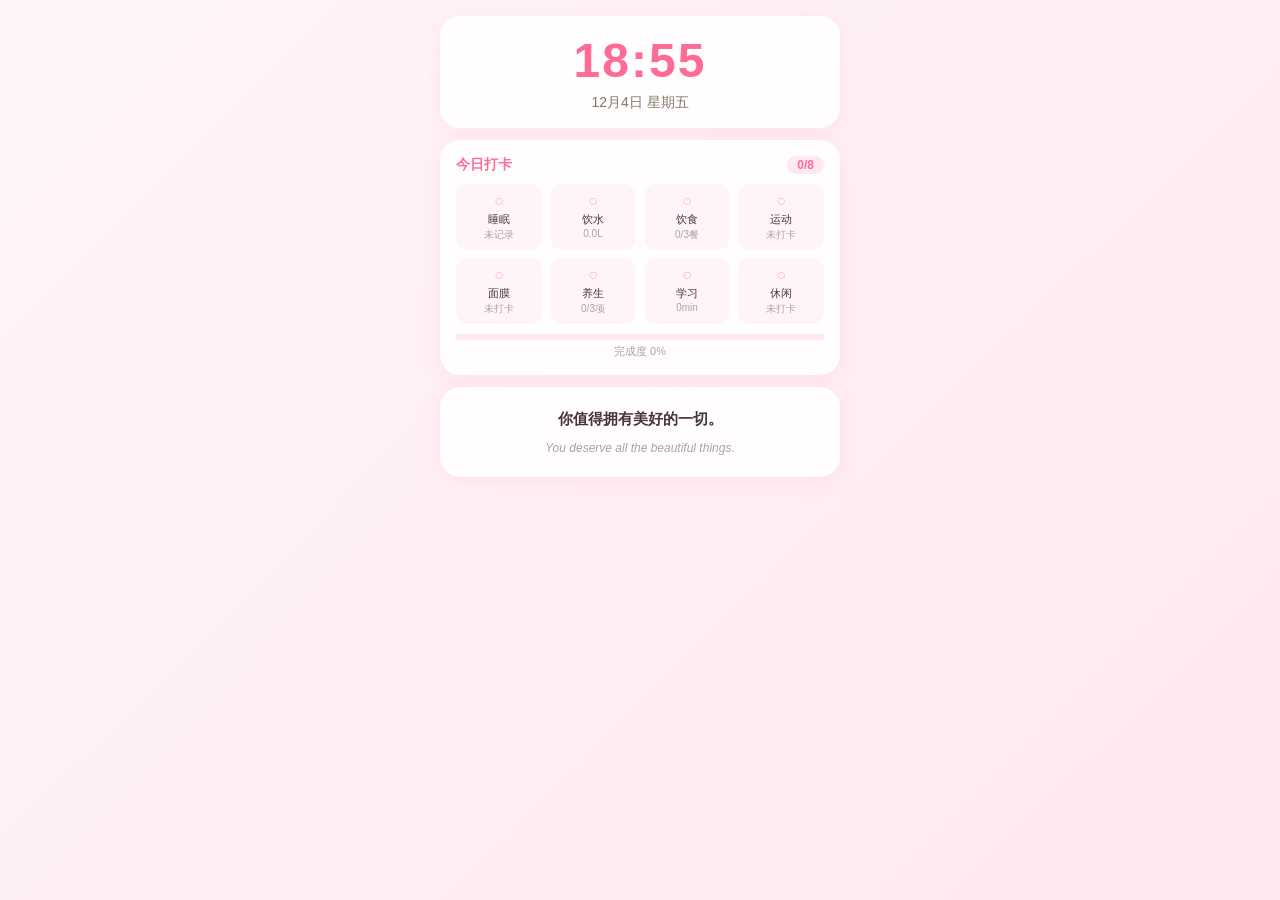
<file: widget.html>
<!DOCTYPE html>
<html lang="zh-CN">
<head>
  <meta charset="UTF-8">
  <meta name="viewport" content="width=device-width, initial-scale=1.0, maximum-scale=1.0, user-scalable=no, viewport-fit=cover">
  <meta name="apple-mobile-web-app-capable" content="yes">
  <meta name="apple-mobile-web-app-status-bar-style" content="default">
  <meta name="apple-mobile-web-app-title" content="美乐蒂组件">
  <meta name="theme-color" content="#FF6B95">
  <link rel="manifest" href="manifest.json">
  <link rel="stylesheet" href="css/theme.css">
  <title>美乐蒂桌面组件</title>
  <style>
    * { margin: 0; padding: 0; box-sizing: border-box; }
    body {
      font-family: -apple-system, BlinkMacSystemFont, "PingFang SC", "Hiragino Sans GB", sans-serif;
      background: linear-gradient(135deg, #FFF5F8, #FFE8F0);
      min-height: 100vh;
      padding: 16px;
      color: #4A3340;
    }
    .melodi-widget {
      max-width: 400px;
      margin: 0 auto;
      display: flex;
      flex-direction: column;
      gap: 12px;
    }
    .widget-section {
      background: rgba(255, 255, 255, 0.85);
      backdrop-filter: blur(10px);
      border-radius: 20px;
      padding: 16px;
      box-shadow: 0 4px 20px rgba(255, 107, 149, 0.1);
    }
    .widget-time { text-align: center; }
    .widget-time-main {
      font-size: 48px;
      font-weight: 700;
      color: #FF6B95;
      letter-spacing: 2px;
      line-height: 1.2;
    }
    .widget-time-sub {
      font-size: 14px;
      color: #8B7765;
      margin-top: 4px;
    }
    .widget-checkin-header {
      font-size: 14px;
      font-weight: 600;
      color: #FF6B95;
      margin-bottom: 10px;
      display: flex;
      justify-content: space-between;
      align-items: center;
    }
    .widget-completion {
      background: #FFE8F0;
      color: #FF6B95;
      padding: 2px 10px;
      border-radius: 12px;
      font-size: 12px;
    }
    .widget-checkin-grid {
      display: grid;
      grid-template-columns: repeat(4, 1fr);
      gap: 8px;
    }
    .widget-checkin-item {
      text-align: center;
      padding: 8px 4px;
      border-radius: 12px;
      background: #FFF5F8;
      transition: all 0.3s;
    }
    .widget-checkin-item.done {
      background: #FF6B95;
    }
    .widget-checkin-item.done .widget-checkin-dot,
    .widget-checkin-item.done .widget-checkin-label,
    .widget-checkin-item.done .widget-checkin-detail {
      color: #fff;
    }
    .widget-checkin-dot {
      font-size: 16px;
      color: #FFB3C9;
    }
    .widget-checkin-label {
      font-size: 11px;
      color: #4A3340;
      margin-top: 2px;
    }
    .widget-checkin-detail {
      font-size: 10px;
      color: #B0A0A0;
      margin-top: 1px;
    }
    .widget-progress {
      height: 6px;
      background: #FFE8F0;
      border-radius: 3px;
      margin-top: 10px;
      overflow: hidden;
    }
    .widget-progress-fill {
      height: 100%;
      background: linear-gradient(90deg, #FFB3C9, #FF6B95);
      border-radius: 3px;
      transition: width 0.5s ease;
    }
    .widget-progress-text {
      text-align: center;
      font-size: 11px;
      color: #B0A0A0;
      margin-top: 4px;
    }
    .widget-quote {
      text-align: center;
      padding: 20px 16px;
    }
    .widget-quote-cn {
      font-size: 15px;
      font-weight: 600;
      color: #4A3340;
      line-height: 1.6;
    }
    .widget-quote-en {
      font-size: 12px;
      color: #B0A0A0;
      margin-top: 8px;
      font-style: italic;
      line-height: 1.5;
    }
  </style>
</head>
<body>
  <div id="widgetContainer"></div>
  <script src="js/db.js"></script>
  <script src="js/widget-data.js"></script>
  <script>
    WidgetData.startAutoRefresh("widgetContainer");
  </script>
</body>
</html>
</file>
<file: css/theme.css>
/* ============================================
   美乐蒂工作台 - 主题变量
   My Melody Pink Theme
   ============================================ */

:root {
  /* ===== 规范主色（HEX 锁定）=====
     #FCEAF8 浅粉雾 / #F7D6E1 樱花粉 + 白色 + 浅米色辅助 */
  --melodi-blush: #FCEAF8;   /* 主背景粉 */
  --melodi-rose: #F7D6E1;    /* 主卡片/描边粉 */
  --melodi-cream: #FFFBF5;   /* 辅助浅米色 */
  --melodi-white: #FFFFFF;   /* 辅助白 */

  /* 粉色色阶 - 低饱和软萌粉 */
  --melodi-pink-50: #FCEAF8;
  --melodi-pink-100: #F7D6E1;
  --melodi-pink-200: #FFD0DD;
  --melodi-pink-300: #FFB0C4;
  --melodi-pink-400: #FF8FAB;
  --melodi-pink-500: #FF6B95;
  --melodi-pink-600: #E84C7A;
  --melodi-pink-700: #C0335E;
  --melodi-pink-800: #992848;
  --melodi-pink-900: #7A1E3A;

  /* 背景色 */
  --bg-primary: #FCEAF8;
  --bg-surface: #FFFFFF;
  --bg-secondary: #FFFBF5;
  --bg-tertiary: #F7D6E1;

  /* 文字色 */
  --text-primary: #4A2030;
  --text-secondary: #8A5060;
  --text-tertiary: #B88090;
  --text-inverse: #FFFFFF;

  /* 边框 */
  --border-light: #F7D6E1;
  --border-default: #F0C2D3;
  --border-strong: #FF9FB5;

  /* 语义色 */
  --color-success: #4CAF7D;
  --color-success-bg: #E8F8EF;
  --color-warning: #F5A623;
  --color-warning-bg: #FFF4E0;
  --color-danger: #E85C5C;
  --color-danger-bg: #FFE8E8;
  --color-info: #5B9BD5;
  --color-info-bg: #E8F2FC;

  /* 精力标签色 */
  --energy-high: #FF6B95;
  --energy-high-bg: #FFE8EE;
  --energy-mid: #F5A623;
  --energy-mid-bg: #FFF4E0;
  --energy-low: #5B9BD5;
  --energy-low-bg: #E8F2FC;

  /* 圆角 */
  --radius-sm: 8px;
  --radius-md: 12px;
  --radius-lg: 16px;
  --radius-xl: 24px;
  --radius-full: 999px;

  /* 间距 */
  --space-xs: 4px;
  --space-sm: 8px;
  --space-md: 16px;
  --space-lg: 24px;
  --space-xl: 32px;

  /* 字体 */
  --font-sans: -apple-system, BlinkMacSystemFont, "Segoe UI", "PingFang SC",
    "Hiragino Sans GB", "Microsoft YaHei", "Helvetica Neue", sans-serif;
  --font-size-xs: 11px;
  --font-size-sm: 13px;
  --font-size-md: 15px;
  --font-size-lg: 18px;
  --font-size-xl: 22px;
  --font-size-2xl: 28px;

  /* 阴影 - 柔和 */
  --shadow-sm: 0 1px 3px rgba(200, 80, 120, 0.08);
  --shadow-md: 0 2px 8px rgba(200, 80, 120, 0.12);
  --shadow-lg: 0 4px 16px rgba(200, 80, 120, 0.15);

  /* 侧边栏宽度 */
  --sidebar-width: 220px;
  --topbar-height: 56px;

  /* 动画 */
  --transition-fast: 0.15s ease;
  --transition-normal: 0.25s ease;
}

/* 重置 */
* {
  margin: 0;
  padding: 0;
  box-sizing: border-box;
}

html, body {
  height: 100%;
  overflow: hidden;
}

body {
  font-family: var(--font-sans);
  font-size: var(--font-size-sm);
  color: var(--text-primary);
  background: var(--bg-primary);
  -webkit-font-smoothing: antialiased;
  -moz-osx-font-smoothing: grayscale;
}

/* 滚动条美化 */
::-webkit-scrollbar {
  width: 6px;
  height: 6px;
}
::-webkit-scrollbar-track {
  background: transparent;
}
::-webkit-scrollbar-thumb {
  background: var(--melodi-pink-200);
  border-radius: var(--radius-full);
}
::-webkit-scrollbar-thumb:hover {
  background: var(--melodi-pink-300);
}

/* 文字选择 */
::selection {
  background: var(--melodi-pink-200);
  color: var(--text-primary);
}

/* 链接 */
a {
  color: var(--melodi-pink-600);
  text-decoration: none;
}
a:hover {
  color: var(--melodi-pink-700);
}

/* 输入框基础 */
input, textarea, select {
  font-family: var(--font-sans);
  font-size: var(--font-size-sm);
  color: var(--text-primary);
  outline: none;
}

button {
  font-family: var(--font-sans);
  cursor: pointer;
  border: none;
  background: none;
}

/* 美乐蒂装饰 - 蝴蝶结 */
.melodi-bow {
  display: inline-block;
  width: 20px;
  height: 20px;
  position: relative;
}
.melodi-bow::before,
.melodi-bow::after {
  content: "";
  position: absolute;
  width: 10px;
  height: 14px;
  background: var(--melodi-pink-400);
  border-radius: 50% 50% 50% 50% / 60% 60% 40% 40%;
  top: 3px;
}
.melodi-bow::before {
  left: 0;
  transform: rotate(-20deg);
}
.melodi-bow::after {
  right: 0;
  transform: rotate(20deg);
}
</file>
